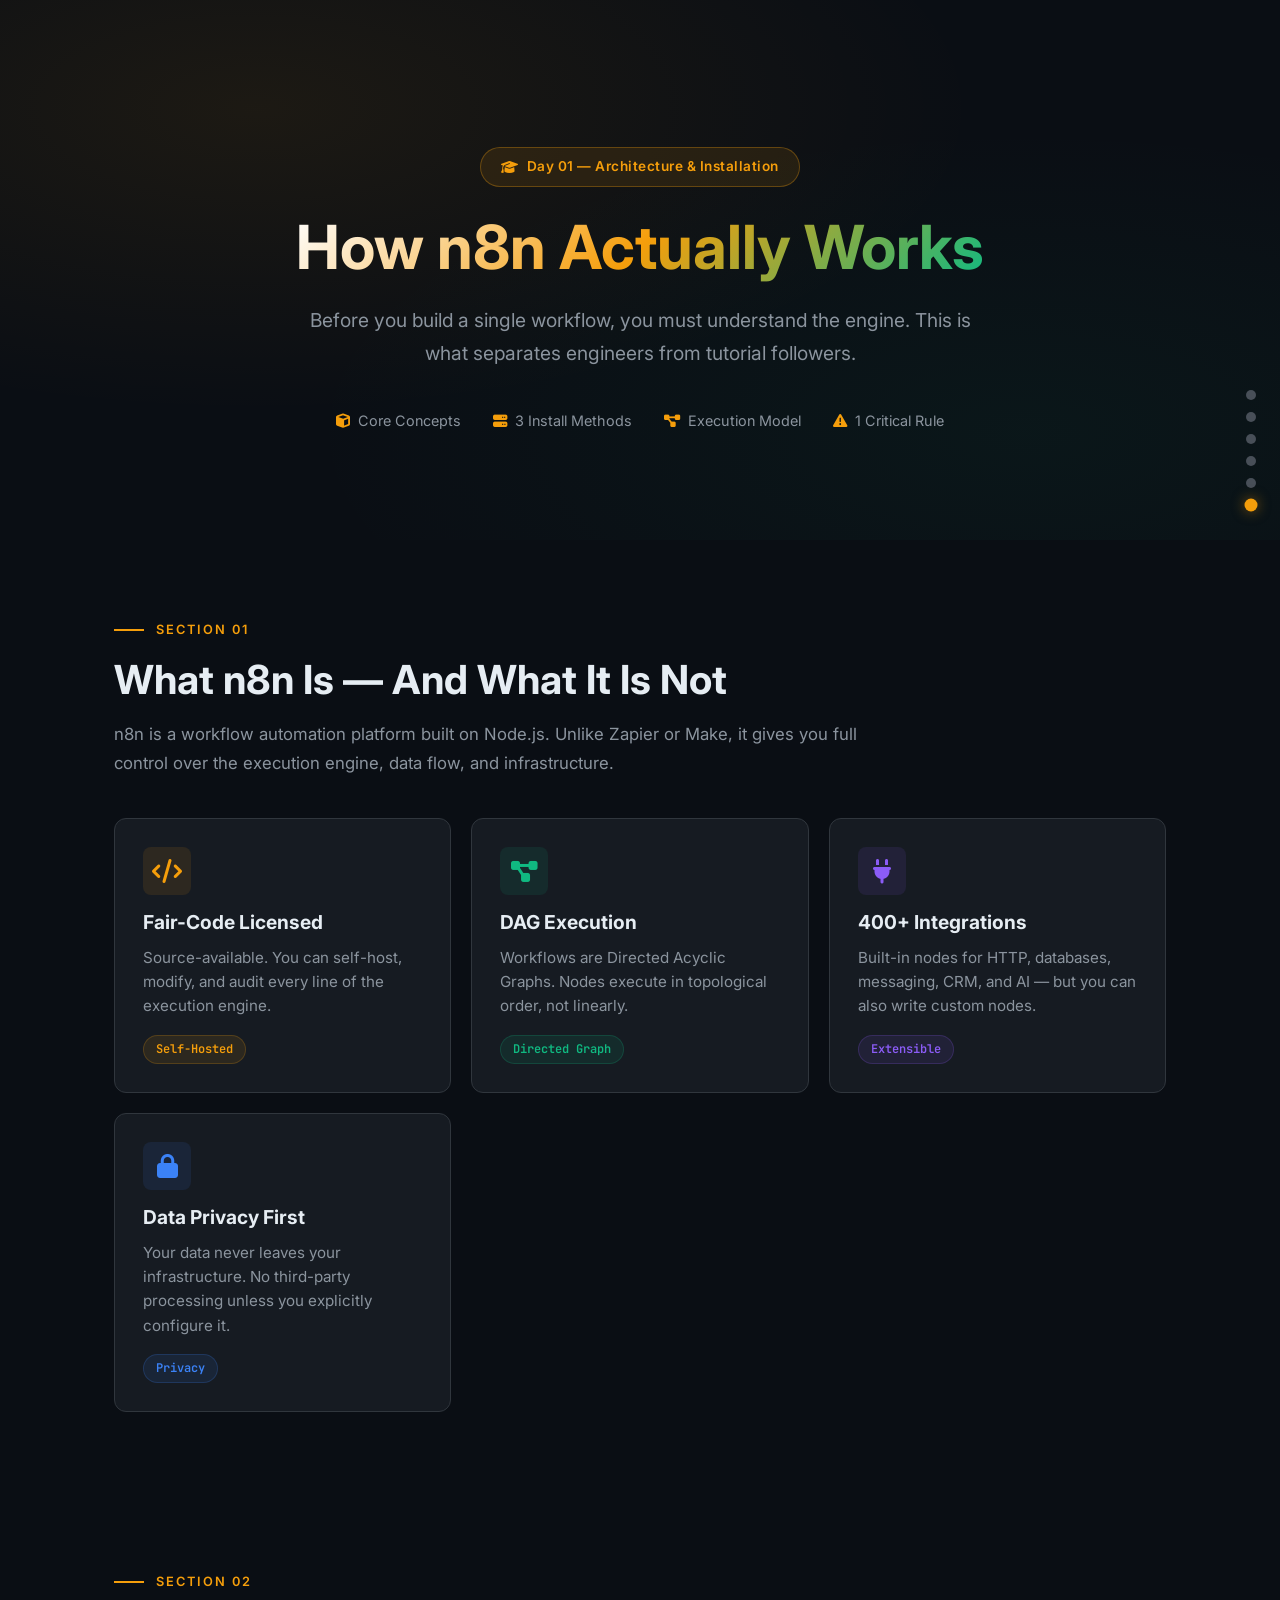
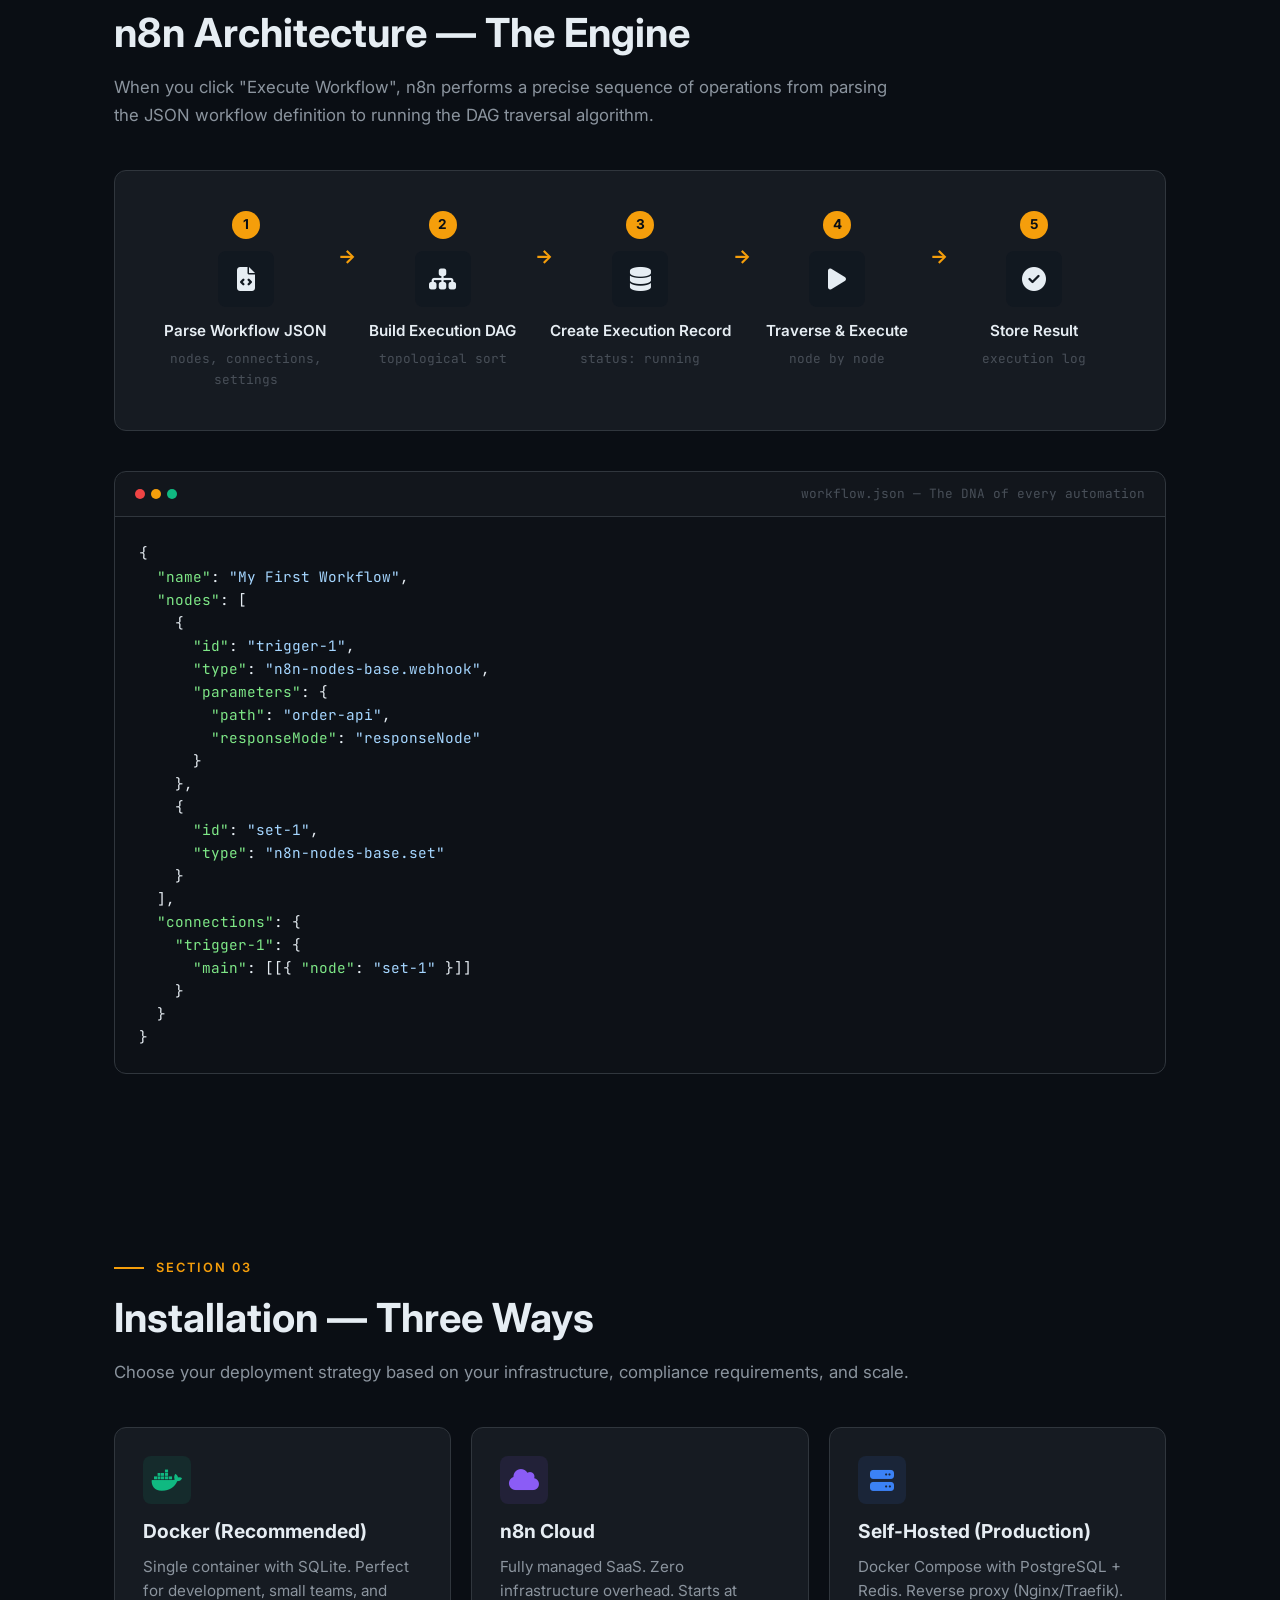
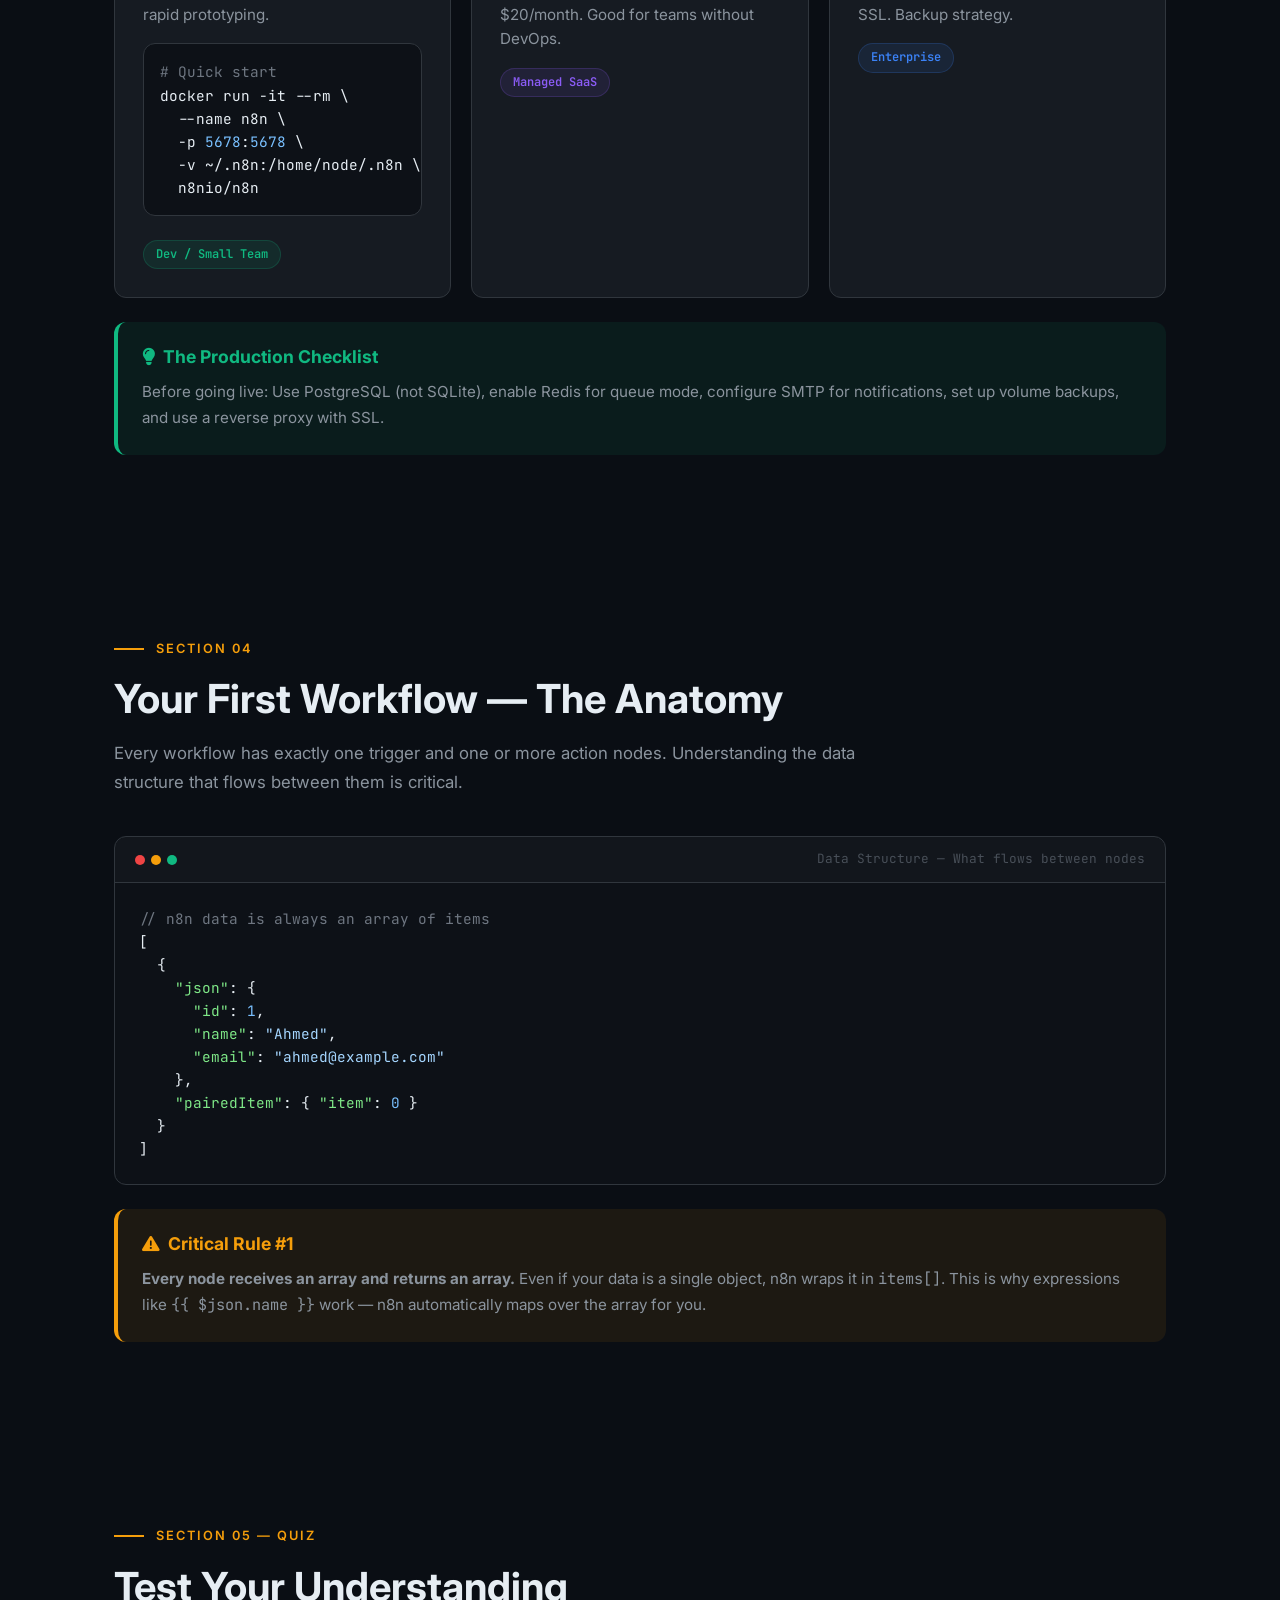
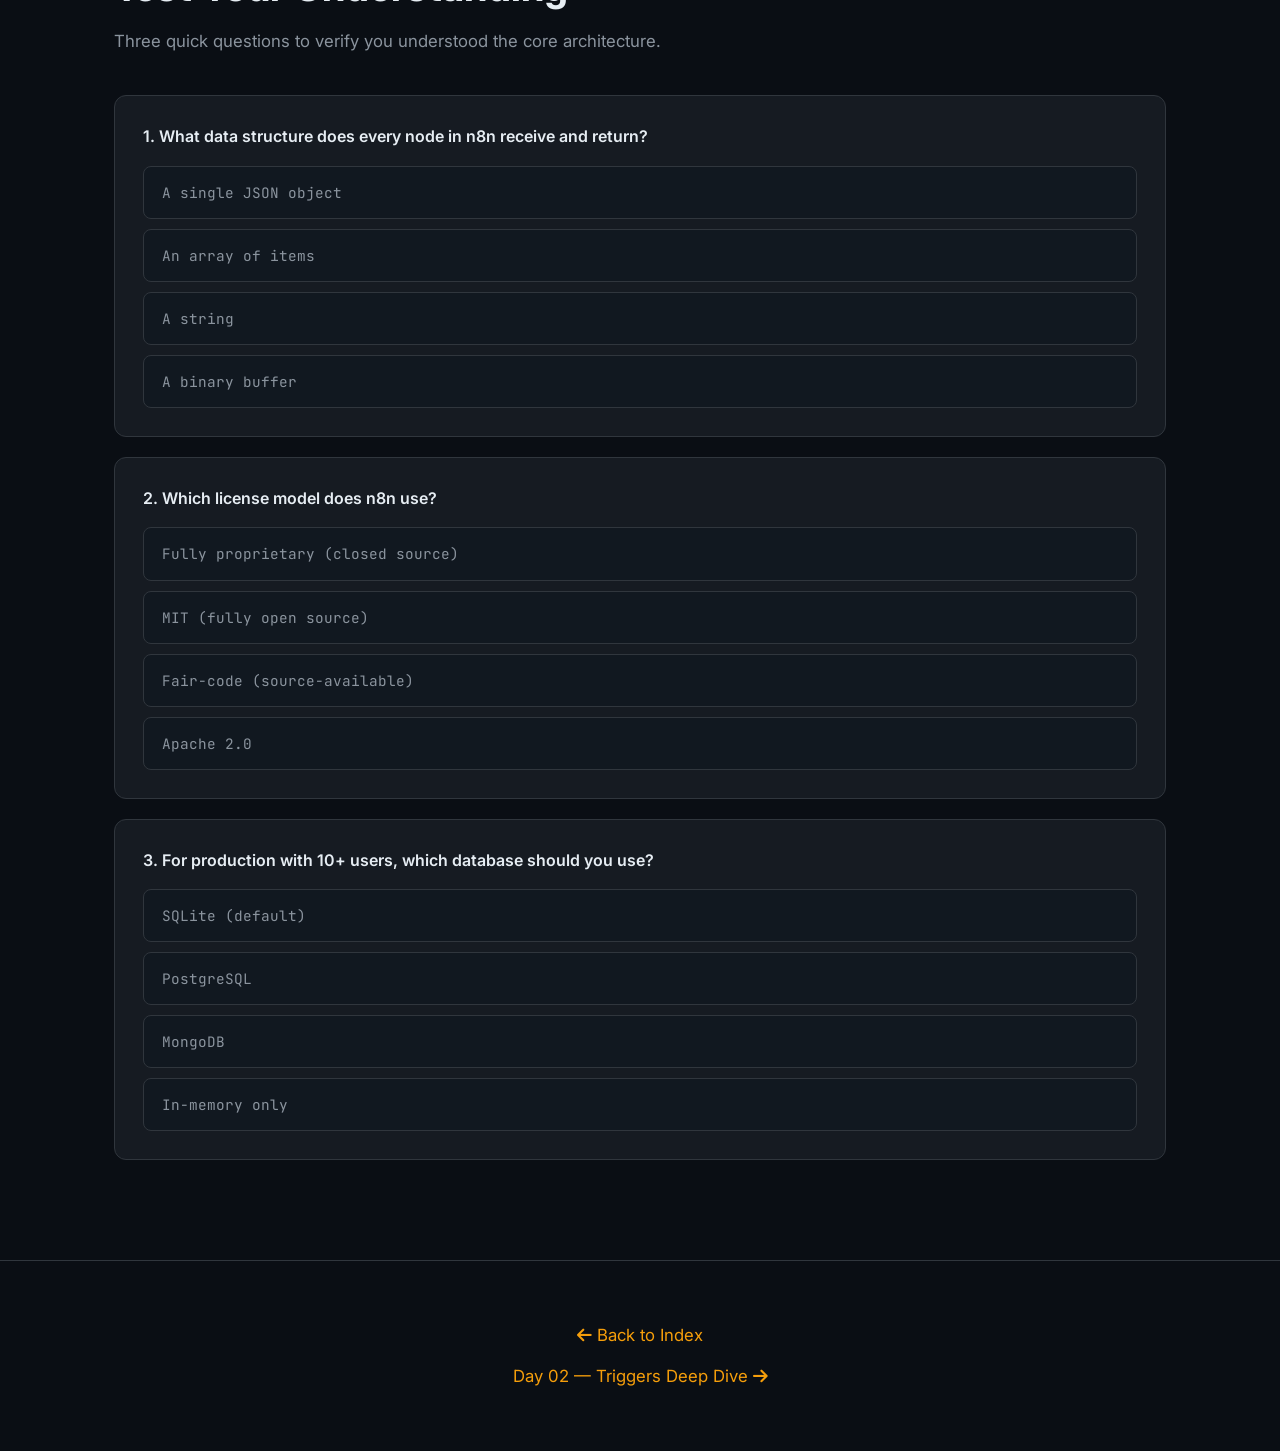
<file: days/day-01.html>
<!DOCTYPE html>
<html lang="en">
<head>
  <meta charset="UTF-8">
  <meta name="viewport" content="width=device-width, initial-scale=1.0">
  <title>Day 01 — n8n Architecture & Installation | n8n Engineering Guide</title>
  <link rel="preconnect" href="https://fonts.googleapis.com">
  <link rel="preconnect" href="https://fonts.gstatic.com" crossorigin>
  <link href="https://fonts.googleapis.com/css2?family=Inter:wght@400;500;600;700;800&family=JetBrains+Mono:wght@400;500;600;700&display=swap" rel="stylesheet">
  <link rel="stylesheet" href="../css/style.css">
  <link rel="stylesheet" href="https://cdnjs.cloudflare.com/ajax/libs/font-awesome/6.5.1/css/all.min.css">
</head>
<body>

  <!-- Sidebar Navigation -->
  <nav class="sidebar-nav">
    <a href="#hero" class="nav-dot active" data-label="Intro"></a>
    <a href="#section-01" class="nav-dot" data-label="What is n8n"></a>
    <a href="#section-02" class="nav-dot" data-label="Architecture"></a>
    <a href="#section-03" class="nav-dot" data-label="Installation"></a>
    <a href="#section-04" class="nav-dot" data-label="First Workflow"></a>
    <a href="#section-05" class="nav-dot" data-label="Quiz"></a>
  </nav>

  <!-- Hero -->
  <header class="hero" id="hero">
    <div class="badge">
      <i class="fas fa-graduation-cap"></i>
      Day 01 — Architecture & Installation
    </div>
    <h1>How n8n Actually Works</h1>
    <p class="hero-subtitle">
      Before you build a single workflow, you must understand the engine. 
      This is what separates engineers from tutorial followers.
    </p>
    <div class="hero-stats">
      <div class="stat-item"><i class="fas fa-cube"></i> <span>Core Concepts</span></div>
      <div class="stat-item"><i class="fas fa-server"></i> <span>3 Install Methods</span></div>
      <div class="stat-item"><i class="fas fa-project-diagram"></i> <span>Execution Model</span></div>
      <div class="stat-item"><i class="fas fa-exclamation-triangle"></i> <span>1 Critical Rule</span></div>
    </div>
  </header>

  <!-- Section 01: What is n8n -->
  <section class="section" id="section-01">
    <div class="section-label">Section 01</div>
    <h2>What n8n Is — And What It Is Not</h2>
    <p>
      n8n is a workflow automation platform built on Node.js. Unlike Zapier or Make, 
      it gives you full control over the execution engine, data flow, and infrastructure.
    </p>

    <div class="cards-grid">
      <div class="card">
        <div class="card-icon orange"><i class="fas fa-code"></i></div>
        <h3>Fair-Code Licensed</h3>
        <p>Source-available. You can self-host, modify, and audit every line of the execution engine.</p>
        <span class="card-tag orange">Self-Hosted</span>
      </div>
      <div class="card">
        <div class="card-icon green"><i class="fas fa-project-diagram"></i></div>
        <h3>DAG Execution</h3>
        <p>Workflows are Directed Acyclic Graphs. Nodes execute in topological order, not linearly.</p>
        <span class="card-tag green">Directed Graph</span>
      </div>
      <div class="card">
        <div class="card-icon purple"><i class="fas fa-plug"></i></div>
        <h3>400+ Integrations</h3>
        <p>Built-in nodes for HTTP, databases, messaging, CRM, and AI — but you can also write custom nodes.</p>
        <span class="card-tag purple">Extensible</span>
      </div>
      <div class="card">
        <div class="card-icon blue"><i class="fas fa-lock"></i></div>
        <h3>Data Privacy First</h3>
        <p>Your data never leaves your infrastructure. No third-party processing unless you explicitly configure it.</p>
        <span class="card-tag blue">Privacy</span>
      </div>
    </div>
  </section>

  <!-- Section 02: Architecture -->
  <section class="section" id="section-02">
    <div class="section-label">Section 02</div>
    <h2>n8n Architecture — The Engine</h2>
    <p>
      When you click "Execute Workflow", n8n performs a precise sequence of operations 
      from parsing the JSON workflow definition to running the DAG traversal algorithm.
    </p>

    <div class="flow-container">
      <div class="flow-steps">
        <div class="flow-step">
          <div class="step-number">1</div>
          <div class="step-icon"><i class="fas fa-file-code"></i></div>
          <div class="step-title">Parse Workflow JSON</div>
          <div class="step-desc">nodes, connections, settings</div>
        </div>
        <div class="flow-step">
          <div class="step-number">2</div>
          <div class="step-icon"><i class="fas fa-sitemap"></i></div>
          <div class="step-title">Build Execution DAG</div>
          <div class="step-desc">topological sort</div>
        </div>
        <div class="flow-step">
          <div class="step-number">3</div>
          <div class="step-icon"><i class="fas fa-database"></i></div>
          <div class="step-title">Create Execution Record</div>
          <div class="step-desc">status: running</div>
        </div>
        <div class="flow-step">
          <div class="step-number">4</div>
          <div class="step-icon"><i class="fas fa-play"></i></div>
          <div class="step-title">Traverse & Execute</div>
          <div class="step-desc">node by node</div>
        </div>
        <div class="flow-step">
          <div class="step-number">5</div>
          <div class="step-icon"><i class="fas fa-check-circle"></i></div>
          <div class="step-title">Store Result</div>
          <div class="step-desc">execution log</div>
        </div>
      </div>
    </div>

    <div class="code-block">
      <div class="code-header">
        <div class="code-dots"><span></span><span></span><span></span></div>
        <span>workflow.json — The DNA of every automation</span>
      </div>
      <pre><code>{
  <span class="code-property">"name"</span>: <span class="code-string">"My First Workflow"</span>,
  <span class="code-property">"nodes"</span>: [
    {
      <span class="code-property">"id"</span>: <span class="code-string">"trigger-1"</span>,
      <span class="code-property">"type"</span>: <span class="code-string">"n8n-nodes-base.webhook"</span>,
      <span class="code-property">"parameters"</span>: {
        <span class="code-property">"path"</span>: <span class="code-string">"order-api"</span>,
        <span class="code-property">"responseMode"</span>: <span class="code-string">"responseNode"</span>
      }
    },
    {
      <span class="code-property">"id"</span>: <span class="code-string">"set-1"</span>,
      <span class="code-property">"type"</span>: <span class="code-string">"n8n-nodes-base.set"</span>
    }
  ],
  <span class="code-property">"connections"</span>: {
    <span class="code-property">"trigger-1"</span>: {
      <span class="code-property">"main"</span>: [[{ <span class="code-property">"node"</span>: <span class="code-string">"set-1"</span> }]]
    }
  }
}</code></pre>
    </div>
  </section>

  <!-- Section 03: Installation -->
  <section class="section" id="section-03">
    <div class="section-label">Section 03</div>
    <h2>Installation — Three Ways</h2>
    <p>
      Choose your deployment strategy based on your infrastructure, compliance requirements, and scale.
    </p>

    <div class="cards-grid">
      <div class="card">
        <div class="card-icon green"><i class="fab fa-docker"></i></div>
        <h3>Docker (Recommended)</h3>
        <p>Single container with SQLite. Perfect for development, small teams, and rapid prototyping.</p>
        <div class="code-block" style="margin-top:16px">
          <pre style="padding:16px"><code><span class="code-comment"># Quick start</span>
docker run -it --rm \
  --name n8n \
  -p <span class="code-number">5678</span>:<span class="code-number">5678</span> \
  -v ~/.n8n:/home/node/.n8n \
  n8nio/n8n</code></pre>
        </div>
        <span class="card-tag green">Dev / Small Team</span>
      </div>
      <div class="card">
        <div class="card-icon purple"><i class="fas fa-cloud"></i></div>
        <h3>n8n Cloud</h3>
        <p>Fully managed SaaS. Zero infrastructure overhead. Starts at $20/month. Good for teams without DevOps.</p>
        <span class="card-tag purple">Managed SaaS</span>
      </div>
      <div class="card">
        <div class="card-icon blue"><i class="fas fa-server"></i></div>
        <h3>Self-Hosted (Production)</h3>
        <p>Docker Compose with PostgreSQL + Redis. Reverse proxy (Nginx/Traefik). SSL. Backup strategy.</p>
        <span class="card-tag blue">Enterprise</span>
      </div>
    </div>

    <div class="alert alert-green">
      <h4><i class="fas fa-lightbulb"></i> The Production Checklist</h4>
      <p>
        Before going live: Use PostgreSQL (not SQLite), enable Redis for queue mode, 
        configure SMTP for notifications, set up volume backups, and use a reverse proxy with SSL.
      </p>
    </div>
  </section>

  <!-- Section 04: First Workflow -->
  <section class="section" id="section-04">
    <div class="section-label">Section 04</div>
    <h2>Your First Workflow — The Anatomy</h2>
    <p>
      Every workflow has exactly one trigger and one or more action nodes. 
      Understanding the data structure that flows between them is critical.
    </p>

    <div class="code-block">
      <div class="code-header">
        <div class="code-dots"><span></span><span></span><span></span></div>
        <span>Data Structure — What flows between nodes</span>
      </div>
      <pre><code><span class="code-comment">// n8n data is always an array of items</span>
[
  {
    <span class="code-property">"json"</span>: {
      <span class="code-property">"id"</span>: <span class="code-number">1</span>,
      <span class="code-property">"name"</span>: <span class="code-string">"Ahmed"</span>,
      <span class="code-property">"email"</span>: <span class="code-string">"ahmed@example.com"</span>
    },
    <span class="code-property">"pairedItem"</span>: { <span class="code-property">"item"</span>: <span class="code-number">0</span> }
  }
]</code></pre>
    </div>

    <div class="alert alert-orange">
      <h4><i class="fas fa-exclamation-triangle"></i> Critical Rule #1</h4>
      <p>
        <strong>Every node receives an array and returns an array.</strong> 
        Even if your data is a single object, n8n wraps it in <code>items[]</code>. 
        This is why expressions like <code>{{ $json.name }}</code> work — 
        n8n automatically maps over the array for you.
      </p>
    </div>
  </section>

  <!-- Section 05: Quiz -->
  <section class="section quiz-section" id="section-05">
    <div class="section-label">Section 05 — Quiz</div>
    <h2>Test Your Understanding</h2>
    <p>Three quick questions to verify you understood the core architecture.</p>

    <div class="quiz-container">
      <div class="quiz-question">
        1. What data structure does every node in n8n receive and return?
      </div>
      <div class="quiz-options">
        <div class="quiz-option" data-correct="false">A single JSON object</div>
        <div class="quiz-option" data-correct="true">An array of items</div>
        <div class="quiz-option" data-correct="false">A string</div>
        <div class="quiz-option" data-correct="false">A binary buffer</div>
      </div>
    </div>

    <div class="quiz-container">
      <div class="quiz-question">
        2. Which license model does n8n use?
      </div>
      <div class="quiz-options">
        <div class="quiz-option" data-correct="false">Fully proprietary (closed source)</div>
        <div class="quiz-option" data-correct="false">MIT (fully open source)</div>
        <div class="quiz-option" data-correct="true">Fair-code (source-available)</div>
        <div class="quiz-option" data-correct="false">Apache 2.0</div>
      </div>
    </div>

    <div class="quiz-container">
      <div class="quiz-question">
        3. For production with 10+ users, which database should you use?
      </div>
      <div class="quiz-options">
        <div class="quiz-option" data-correct="false">SQLite (default)</div>
        <div class="quiz-option" data-correct="true">PostgreSQL</div>
        <div class="quiz-option" data-correct="false">MongoDB</div>
        <div class="quiz-option" data-correct="false">In-memory only</div>
      </div>
    </div>
  </section>

  <footer>
    <p><a href="../index.html"><i class="fas fa-arrow-left"></i> Back to Index</a></p>
    <p style="margin-top: 12px;">
      <a href="day-02.html">Day 02 — Triggers Deep Dive <i class="fas fa-arrow-right"></i></a>
    </p>
  </footer>

  <script src="../js/quiz.js"></script>
</body>
</html>
</file>
<file: css/style.css>
:root {
  --bg-primary: #0a0e14;
  --bg-secondary: #111820;
  --bg-card: #161b22;
  --bg-card-hover: #1c2129;
  --border-color: #30363d;
  --text-primary: #e6edf3;
  --text-secondary: #8b949e;
  --text-muted: #484f58;
  --accent-orange: #f59e0b;
  --accent-green: #10b981;
  --accent-blue: #3b82f6;
  --accent-purple: #8b5cf6;
  --accent-red: #ef4444;
  --accent-pink: #ec4899;
  --accent-cyan: #06b6d4;
  --font-mono: 'JetBrains Mono', 'Fira Code', 'Courier New', monospace;
  --font-sans: 'Inter', -apple-system, BlinkMacSystemFont, 'Segoe UI', Roboto, sans-serif;
  --radius: 12px;
  --radius-sm: 8px;
  --shadow: 0 4px 6px -1px rgba(0,0,0,0.3), 0 2px 4px -1px rgba(0,0,0,0.2);
  --shadow-lg: 0 20px 25px -5px rgba(0,0,0,0.4), 0 10px 10px -5px rgba(0,0,0,0.2);
}
* { margin: 0; padding: 0; box-sizing: border-box; }
html { scroll-behavior: smooth; }
body {
  font-family: var(--font-sans);
  background: var(--bg-primary);
  color: var(--text-primary);
  line-height: 1.6;
  overflow-x: hidden;
}
::-webkit-scrollbar { width: 8px; }
::-webkit-scrollbar-track { background: var(--bg-primary); }
::-webkit-scrollbar-thumb { background: var(--border-color); border-radius: 4px; }
::-webkit-scrollbar-thumb:hover { background: var(--text-muted); }
h1, h2, h3, h4 { font-weight: 700; line-height: 1.2; color: var(--text-primary); }
h1 { font-size: 3.5rem; }
h2 { font-size: 2.5rem; }
h3 { font-size: 1.5rem; }
p { color: var(--text-secondary); font-size: 1.05rem; line-height: 1.7; }
a { color: var(--accent-orange); text-decoration: none; transition: opacity 0.2s; }
a:hover { opacity: 0.8; }

/* Sidebar */
.sidebar-nav {
  position: fixed; right: 24px; top: 50%; transform: translateY(-50%);
  z-index: 100; display: flex; flex-direction: column; gap: 12px;
}
.nav-dot {
  width: 10px; height: 10px; border-radius: 50%; background: var(--text-muted);
  cursor: pointer; transition: all 0.3s ease; position: relative;
}
.nav-dot.active {
  background: var(--accent-orange); transform: scale(1.3);
  box-shadow: 0 0 10px rgba(245,158,11,0.5);
}
.nav-dot:hover::after {
  content: attr(data-label); position: absolute; right: 20px; top: 50%; transform: translateY(-50%);
  background: var(--bg-card); padding: 4px 10px; border-radius: var(--radius-sm);
  font-size: 0.75rem; white-space: nowrap; border: 1px solid var(--border-color);
  color: var(--text-secondary); opacity: 0; animation: fadeIn 0.2s forwards;
}
@keyframes fadeIn { to { opacity: 1; } }

/* Hero */
.hero {
  min-height: 60vh; display: flex; flex-direction: column; align-items: center; justify-content: center;
  text-align: center; padding: 120px 24px 80px; position: relative;
  background: 
    radial-gradient(ellipse at 20% 20%, rgba(245,158,11,0.08) 0%, transparent 50%),
    radial-gradient(ellipse at 80% 80%, rgba(16,185,129,0.05) 0%, transparent 50%),
    var(--bg-primary);
}
.badge {
  display: inline-flex; align-items: center; gap: 8px; padding: 8px 20px;
  background: rgba(245,158,11,0.1); border: 1px solid rgba(245,158,11,0.3);
  border-radius: 100px; font-size: 0.85rem; font-weight: 600; color: var(--accent-orange);
  letter-spacing: 0.5px; margin-bottom: 24px;
}
.hero h1 {
  font-size: 3.8rem; margin-bottom: 20px;
  background: linear-gradient(135deg, #fff 0%, var(--accent-orange) 50%, var(--accent-green) 100%);
  -webkit-background-clip: text; -webkit-text-fill-color: transparent; background-clip: text;
}
.hero-subtitle { max-width: 700px; font-size: 1.2rem; color: var(--text-secondary); margin-bottom: 40px; }
.hero-stats { display: flex; gap: 32px; flex-wrap: wrap; justify-content: center; }
.stat-item { display: flex; align-items: center; gap: 8px; font-size: 0.9rem; color: var(--text-secondary); }
.stat-item i { color: var(--accent-orange); }

/* Stats Grid */
.stats-grid {
  display: grid; grid-template-columns: repeat(auto-fit, minmax(220px, 1fr));
  gap: 20px; max-width: 1000px; margin: 60px auto; padding: 0 24px;
}
.stat-card {
  background: var(--bg-card); border: 1px solid var(--border-color); border-radius: var(--radius);
  padding: 32px 24px; text-align: center; transition: transform 0.3s, border-color 0.3s;
}
.stat-card:hover { transform: translateY(-4px); border-color: var(--accent-orange); }
.stat-number { font-size: 2.5rem; font-weight: 800; margin-bottom: 8px; }
.stat-number.orange { color: var(--accent-orange); }
.stat-number.green { color: var(--accent-green); }
.stat-number.purple { color: var(--accent-purple); }
.stat-number.pink { color: var(--accent-pink); }
.stat-label { font-size: 0.9rem; color: var(--text-secondary); }

/* Sections */
.section { max-width: 1100px; margin: 0 auto; padding: 80px 24px; position: relative; }
.section-label {
  display: flex; align-items: center; gap: 12px; font-size: 0.8rem; font-weight: 600;
  letter-spacing: 2px; text-transform: uppercase; color: var(--accent-orange); margin-bottom: 16px;
}
.section-label::before { content: ''; width: 30px; height: 2px; background: var(--accent-orange); }
.section-label.critical { color: var(--accent-red); }
.section-label.critical::before { background: var(--accent-red); }
.section h2 { margin-bottom: 16px; }
.section > p { max-width: 800px; margin-bottom: 40px; }

/* Cards */
.cards-grid { display: grid; grid-template-columns: repeat(auto-fit, minmax(260px, 1fr)); gap: 20px; }
.card {
  background: var(--bg-card); border: 1px solid var(--border-color); border-radius: var(--radius);
  padding: 28px; transition: all 0.3s ease; position: relative; overflow: hidden;
}
.card::before {
  content: ''; position: absolute; top: 0; left: 0; right: 0; height: 3px;
  background: linear-gradient(90deg, var(--accent-orange), var(--accent-green)); opacity: 0; transition: opacity 0.3s;
}
.card:hover { transform: translateY(-4px); border-color: var(--border-color); box-shadow: var(--shadow-lg); }
.card:hover::before { opacity: 1; }
.card-icon {
  width: 48px; height: 48px; border-radius: var(--radius-sm);
  display: flex; align-items: center; justify-content: center; font-size: 1.5rem; margin-bottom: 16px;
}
.card-icon.orange { background: rgba(245,158,11,0.1); color: var(--accent-orange); }
.card-icon.green { background: rgba(16,185,129,0.1); color: var(--accent-green); }
.card-icon.purple { background: rgba(139,92,246,0.1); color: var(--accent-purple); }
.card-icon.blue { background: rgba(59,130,246,0.1); color: var(--accent-blue); }
.card-icon.red { background: rgba(239,68,68,0.1); color: var(--accent-red); }
.card-icon.pink { background: rgba(236,72,153,0.1); color: var(--accent-pink); }
.card-icon.cyan { background: rgba(6,182,212,0.1); color: var(--accent-cyan); }
.card h3 { margin-bottom: 12px; font-size: 1.2rem; }
.card p { font-size: 0.95rem; line-height: 1.6; margin-bottom: 16px; }
.card-tag {
  display: inline-block; padding: 4px 12px; border-radius: 100px; font-size: 0.75rem;
  font-weight: 600; font-family: var(--font-mono);
}
.card-tag.orange { background: rgba(245,158,11,0.1); color: var(--accent-orange); border: 1px solid rgba(245,158,11,0.2); }
.card-tag.green { background: rgba(16,185,129,0.1); color: var(--accent-green); border: 1px solid rgba(16,185,129,0.2); }
.card-tag.purple { background: rgba(139,92,246,0.1); color: var(--accent-purple); border: 1px solid rgba(139,92,246,0.2); }
.card-tag.blue { background: rgba(59,130,246,0.1); color: var(--accent-blue); border: 1px solid rgba(59,130,246,0.2); }
.card-tag.red { background: rgba(239,68,68,0.1); color: var(--accent-red); border: 1px solid rgba(239,68,68,0.2); }
.card-tag.gray { background: rgba(72,79,88,0.3); color: var(--text-secondary); border: 1px solid var(--border-color); }

/* Flow */
.flow-container {
  background: var(--bg-card); border: 1px solid var(--border-color); border-radius: var(--radius);
  padding: 40px; margin: 40px 0;
}
.flow-steps { display: flex; justify-content: space-between; align-items: flex-start; gap: 16px; flex-wrap: wrap; }
.flow-step { flex: 1; min-width: 150px; text-align: center; position: relative; }
.flow-step:not(:last-child)::after {
  content: '→'; position: absolute; right: -20px; top: 30px; color: var(--accent-orange);
  font-size: 1.2rem; font-weight: bold;
}
.step-number {
  width: 28px; height: 28px; border-radius: 50%; background: var(--accent-orange); color: var(--bg-primary);
  font-weight: 700; font-size: 0.85rem; display: flex; align-items: center; justify-content: center;
  margin: 0 auto 12px;
}
.step-icon {
  width: 56px; height: 56px; border-radius: var(--radius-sm); background: var(--bg-secondary);
  display: flex; align-items: center; justify-content: center; font-size: 1.5rem; margin: 0 auto 12px;
}
.step-title { font-weight: 600; font-size: 0.95rem; margin-bottom: 6px; }
.step-desc { font-size: 0.8rem; color: var(--text-muted); font-family: var(--font-mono); }

/* Code */
.code-block {
  background: #0d1117; border: 1px solid var(--border-color); border-radius: var(--radius); overflow: hidden; margin: 24px 0;
}
.code-header {
  display: flex; align-items: center; justify-content: space-between; padding: 12px 20px;
  background: rgba(255,255,255,0.02); border-bottom: 1px solid var(--border-color);
}
.code-header span { font-size: 0.8rem; color: var(--text-muted); font-family: var(--font-mono); }
.code-dots { display: flex; gap: 6px; }
.code-dots span { width: 10px; height: 10px; border-radius: 50%; }
.code-dots span:nth-child(1) { background: var(--accent-red); }
.code-dots span:nth-child(2) { background: var(--accent-orange); }
.code-dots span:nth-child(3) { background: var(--accent-green); }
pre { padding: 24px; overflow-x: auto; font-family: var(--font-mono); font-size: 0.9rem; line-height: 1.6; }
code { font-family: var(--font-mono); }
.code-comment { color: #6e7681; }
.code-keyword { color: #ff7b72; }
.code-string { color: #a5d6ff; }
.code-function { color: #d2a8ff; }
.code-variable { color: #79c0ff; }
.code-number { color: #79c0ff; }
.code-property { color: #7ee787; }
.code-operator { color: #ff7b72; }
.code-highlight { background: rgba(245,158,11,0.15); padding: 2px 4px; border-radius: 4px; border: 1px dashed rgba(245,158,11,0.3); }

/* Alert */
.alert { border-radius: var(--radius); padding: 24px; margin: 24px 0; border-left: 4px solid; }
.alert-red { background: rgba(239,68,68,0.08); border-color: var(--accent-red); }
.alert-green { background: rgba(16,185,129,0.08); border-color: var(--accent-green); }
.alert-orange { background: rgba(245,158,11,0.08); border-color: var(--accent-orange); }
.alert h4 { display: flex; align-items: center; gap: 8px; margin-bottom: 12px; font-size: 1.1rem; }
.alert-red h4 { color: var(--accent-red); }
.alert-green h4 { color: var(--accent-green); }
.alert-orange h4 { color: var(--accent-orange); }
.alert p { margin-bottom: 0; font-size: 0.95rem; }

/* Table */
.table-container {
  background: var(--bg-card); border: 1px solid var(--border-color); border-radius: var(--radius);
  overflow: hidden; margin: 24px 0;
}
table { width: 100%; border-collapse: collapse; }
th, td { padding: 16px 20px; text-align: left; font-size: 0.95rem; }
th { background: var(--bg-secondary); font-weight: 600; color: var(--text-secondary); font-size: 0.85rem; text-transform: uppercase; letter-spacing: 0.5px; }
td { border-top: 1px solid var(--border-color); color: var(--text-secondary); }
tr:hover td { background: rgba(255,255,255,0.02); }

/* Comparison */
.compare-grid { display: grid; grid-template-columns: repeat(auto-fit, minmax(300px, 1fr)); gap: 20px; }
.compare-card { background: var(--bg-card); border: 1px solid var(--border-color); border-radius: var(--radius); padding: 28px; }
.compare-card.push { border-top: 3px solid var(--accent-green); }
.compare-card.polling { border-top: 3px solid var(--accent-blue); }
.compare-card h3 { display: flex; align-items: center; gap: 10px; margin-bottom: 16px; font-size: 1.1rem; }
.compare-card.push h3 { color: var(--accent-green); }
.compare-card.polling h3 { color: var(--accent-blue); }
.compare-list { list-style: none; margin-bottom: 20px; }
.compare-list li { display: flex; align-items: center; gap: 10px; padding: 10px 14px; margin-bottom: 8px; background: var(--bg-secondary); border-radius: var(--radius-sm); font-size: 0.9rem; color: var(--text-secondary); }
.compare-list li i { font-size: 1rem; }
.compare-card.push .compare-list li i { color: var(--accent-green); }
.compare-card.polling .compare-list li i { color: var(--accent-blue); }
.service-tags { display: flex; flex-wrap: wrap; gap: 8px; }
.service-tag { padding: 4px 10px; border-radius: 100px; font-size: 0.75rem; font-weight: 600; }
.service-tag.green { background: rgba(16,185,129,0.1); color: var(--accent-green); }
.service-tag.blue { background: rgba(59,130,246,0.1); color: var(--accent-blue); }

/* Cron */
.cron-fields { display: flex; justify-content: center; gap: 16px; margin: 32px 0; flex-wrap: wrap; }
.cron-field { text-align: center; }
.cron-field .field-box {
  width: 60px; height: 60px; border-radius: var(--radius-sm);
  display: flex; align-items: center; justify-content: center; font-size: 1.5rem;
  font-weight: 700; font-family: var(--font-mono); margin-bottom: 8px;
}
.cron-field .field-box.orange { background: rgba(245,158,11,0.1); color: var(--accent-orange); }
.cron-field .field-box.green { background: rgba(16,185,129,0.1); color: var(--accent-green); }
.cron-field .field-box.blue { background: rgba(59,130,246,0.1); color: var(--accent-blue); }
.cron-field .field-box.purple { background: rgba(139,92,246,0.1); color: var(--accent-purple); }
.cron-field .field-box.pink { background: rgba(236,72,153,0.1); color: var(--accent-pink); }
.cron-field .field-label { font-size: 0.7rem; text-transform: uppercase; letter-spacing: 1px; color: var(--text-secondary); margin-bottom: 2px; }
.cron-field .field-range { font-size: 0.7rem; color: var(--text-muted); font-family: var(--font-mono); }
.cron-examples { display: grid; grid-template-columns: repeat(auto-fit, minmax(280px, 1fr)); gap: 12px; margin-top: 24px; }
.cron-example {
  background: var(--bg-secondary); border: 1px solid var(--border-color); border-radius: var(--radius-sm);
  padding: 14px 18px; display: flex; align-items: center; gap: 12px;
  font-family: var(--font-mono); font-size: 0.9rem;
}
.cron-example code { color: var(--accent-orange); font-weight: 600; }
.cron-example span { color: var(--text-secondary); font-size: 0.85rem; }

/* Quiz */
.quiz-container {
  background: var(--bg-card); border: 1px solid var(--border-color); border-radius: var(--radius);
  padding: 28px; margin: 20px 0;
}
.quiz-question { font-weight: 600; margin-bottom: 16px; font-size: 1rem; }
.quiz-question code { color: var(--accent-orange); background: rgba(245,158,11,0.1); padding: 2px 6px; border-radius: 4px; }
.quiz-options { display: flex; flex-direction: column; gap: 10px; }
.quiz-option {
  background: var(--bg-secondary); border: 1px solid var(--border-color); border-radius: var(--radius-sm);
  padding: 14px 18px; cursor: pointer; transition: all 0.2s; font-family: var(--font-mono); font-size: 0.9rem;
  color: var(--text-secondary); display: flex; align-items: center; justify-content: space-between;
}
.quiz-option:hover { border-color: var(--accent-orange); background: rgba(245,158,11,0.05); }
.quiz-option.correct { border-color: var(--accent-green); background: rgba(16,185,129,0.1); color: var(--accent-green); }
.quiz-option.wrong { border-color: var(--accent-red); background: rgba(239,68,68,0.1); color: var(--accent-red); text-decoration: line-through; }
.quiz-option .check { display: none; }
.quiz-option.correct .check, .quiz-option.wrong .check { display: inline; }
.quiz-result { text-align: center; padding: 40px; margin-top: 20px; }
.quiz-result .score { font-size: 3rem; font-weight: 800; color: var(--accent-green); margin-bottom: 8px; }

/* Footer */
footer { text-align: center; padding: 60px 24px; border-top: 1px solid var(--border-color); color: var(--text-muted); font-size: 0.85rem; }
footer a { color: var(--accent-orange); }

/* Days Grid */
.days-grid { display: grid; grid-template-columns: repeat(auto-fit, minmax(300px, 1fr)); gap: 24px; max-width: 1000px; margin: 60px auto; padding: 0 24px; }
.day-card {
  background: var(--bg-card); border: 1px solid var(--border-color); border-radius: var(--radius);
  padding: 32px; text-decoration: none; color: inherit; display: block; transition: all 0.3s; position: relative; overflow: hidden;
}
.day-card:hover { transform: translateY(-4px); border-color: var(--accent-orange); box-shadow: var(--shadow-lg); }
.day-card .day-number { font-size: 0.8rem; font-weight: 700; color: var(--accent-orange); letter-spacing: 1px; margin-bottom: 8px; }
.day-card h3 { font-size: 1.4rem; margin-bottom: 12px; }
.day-card p { font-size: 0.95rem; margin-bottom: 20px; }
.day-meta { display: flex; gap: 16px; font-size: 0.8rem; color: var(--text-muted); }
.day-meta span { display: flex; align-items: center; gap: 4px; }

/* Responsive */
@media (max-width: 768px) {
  h1 { font-size: 2.2rem; } h2 { font-size: 1.8rem; }
  .hero { padding: 80px 20px 60px; } .sidebar-nav { display: none; }
  .flow-steps { flex-direction: column; align-items: center; }
  .flow-step:not(:last-child)::after { content: '↓'; right: auto; top: auto; bottom: -20px; }
  .stats-grid { grid-template-columns: repeat(2, 1fr); }
}
@media (max-width: 480px) {
  .stats-grid { grid-template-columns: 1fr; } .cards-grid { grid-template-columns: 1fr; }
  .cron-fields { gap: 8px; } .cron-field .field-box { width: 48px; height: 48px; font-size: 1.2rem; }
}
</file>
